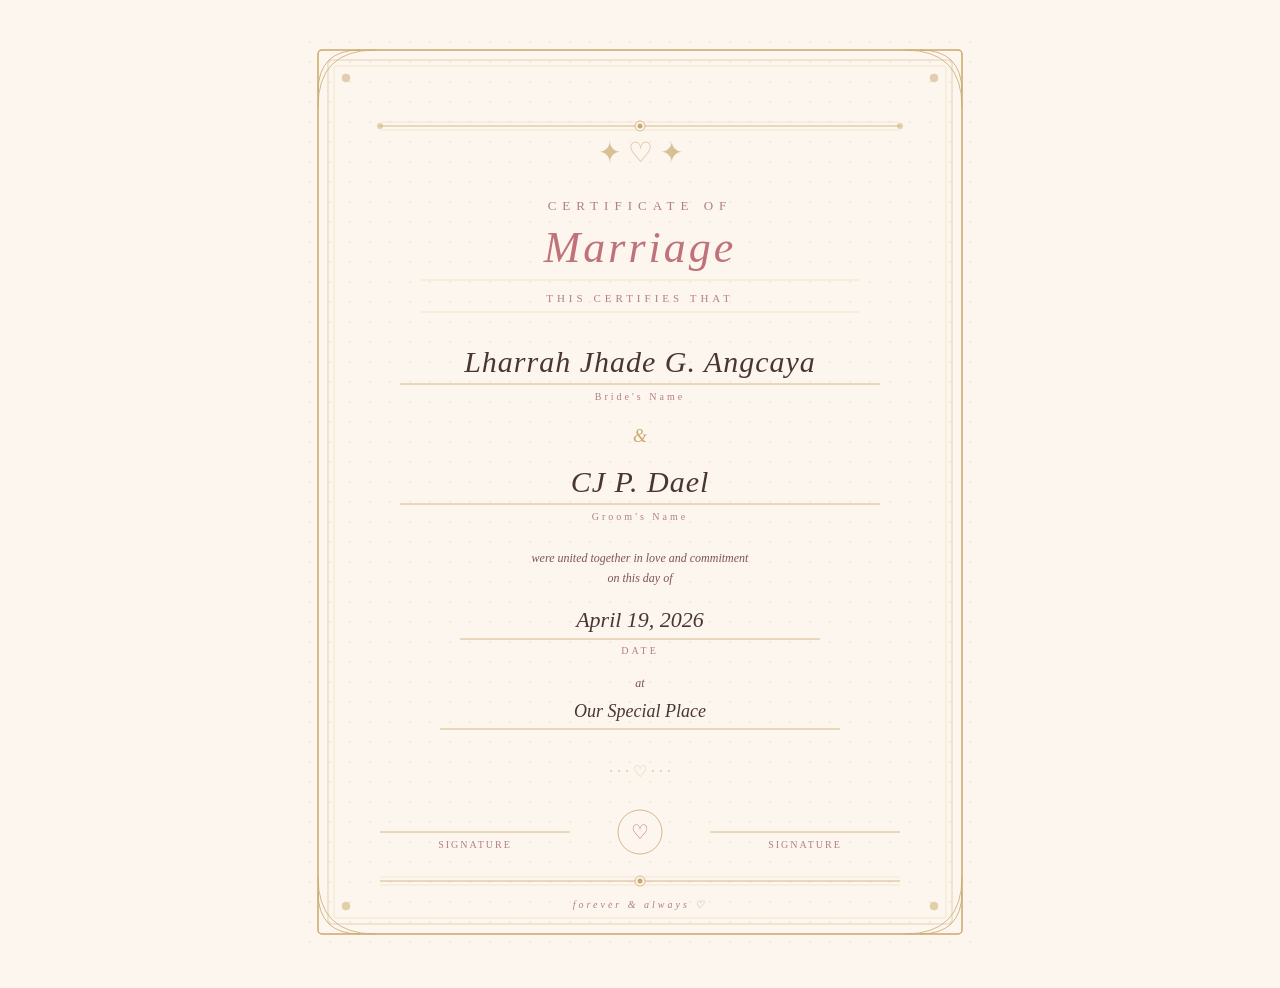
<file: certificate.html>
<!DOCTYPE html>
<html lang="en">
<head>
<meta charset="UTF-8">
<meta name="viewport" content="width=device-width, initial-scale=1.0">
<title>Our Marriage Certificate 💍</title>
<style>
  body {
    margin: 0;
    background: #fdf6ef;
    display: flex;
    align-items: center;
    justify-content: center;
    min-height: 100vh;
    padding: 2rem;
  }
  .cert-wrapper {
    max-width: 680px;
    width: 100%;
  }
</style>
</head>
<body>
<div class="cert-wrapper">
<svg width="100%" viewBox="0 0 680 920" role="img">
  <title>Marriage Certificate</title>
  <desc>A romantic marriage certificate with decorative borders, couple names, and signature lines</desc>

  <defs>
    <pattern id="dots" x="0" y="0" width="20" height="20" patternUnits="userSpaceOnUse">
      <circle cx="10" cy="10" r="1" fill="#c9a96e" opacity="0.18"/>
    </pattern>
  </defs>

  <!-- Background -->
  <rect x="0" y="0" width="680" height="920" fill="#fdf6ef"/>
  <rect x="0" y="0" width="680" height="920" fill="url(#dots)"/>

  <!-- Outer border -->
  <rect x="18" y="18" width="644" height="884" fill="none" stroke="#c9a96e" stroke-width="1.5" rx="4"/>
  <!-- Inner border -->
  <rect x="28" y="28" width="624" height="864" fill="none" stroke="#c9a96e" stroke-width="0.5" rx="3"/>
  <!-- Thin accent border -->
  <rect x="34" y="34" width="612" height="852" fill="none" stroke="#e8d4a8" stroke-width="0.5" rx="2"/>

  <!-- Corner ornaments top left -->
  <g stroke="#c9a96e" fill="none" stroke-width="0.8">
    <path d="M18 60 Q18 18 60 18"/>
    <path d="M18 75 Q18 18 75 18"/>
    <circle cx="46" cy="46" r="4" fill="#c9a96e" opacity="0.5"/>
  </g>
  <!-- Corner ornaments top right -->
  <g stroke="#c9a96e" fill="none" stroke-width="0.8">
    <path d="M662 60 Q662 18 620 18"/>
    <path d="M662 75 Q662 18 605 18"/>
    <circle cx="634" cy="46" r="4" fill="#c9a96e" opacity="0.5"/>
  </g>
  <!-- Corner ornaments bottom left -->
  <g stroke="#c9a96e" fill="none" stroke-width="0.8">
    <path d="M18 860 Q18 902 60 902"/>
    <path d="M18 845 Q18 902 75 902"/>
    <circle cx="46" cy="874" r="4" fill="#c9a96e" opacity="0.5"/>
  </g>
  <!-- Corner ornaments bottom right -->
  <g stroke="#c9a96e" fill="none" stroke-width="0.8">
    <path d="M662 860 Q662 902 620 902"/>
    <path d="M662 845 Q662 902 605 902"/>
    <circle cx="634" cy="874" r="4" fill="#c9a96e" opacity="0.5"/>
  </g>

  <!-- Top decorative divider -->
  <line x1="80" y1="90" x2="600" y2="90" stroke="#e8d4a8" stroke-width="0.5"/>
  <line x1="80" y1="94" x2="600" y2="94" stroke="#c9a96e" stroke-width="0.8"/>
  <line x1="80" y1="98" x2="600" y2="98" stroke="#e8d4a8" stroke-width="0.5"/>
  <circle cx="340" cy="94" r="5" fill="#fdf6ef" stroke="#c9a96e" stroke-width="0.8"/>
  <circle cx="340" cy="94" r="2.5" fill="#c9a96e"/>
  <circle cx="80" cy="94" r="3" fill="#c9a96e" opacity="0.5"/>
  <circle cx="600" cy="94" r="3" fill="#c9a96e" opacity="0.5"/>

  <!-- Crown decorative top -->
  <text x="340" y="130" text-anchor="middle" font-family="Georgia, serif" font-size="28" fill="#c9a96e" opacity="0.7">✦ ♡ ✦</text>

  <!-- Title -->
  <text x="340" y="178" text-anchor="middle" font-family="Georgia, serif" font-size="13" fill="#b08080" letter-spacing="6">CERTIFICATE OF</text>
  <text x="340" y="230" text-anchor="middle" font-family="Georgia, serif" font-size="44" font-weight="400" fill="#c0727a" letter-spacing="3" font-style="italic">Marriage</text>

  <!-- Subtitle line -->
  <line x1="120" y1="248" x2="560" y2="248" stroke="#e8d4a8" stroke-width="0.5"/>
  <text x="340" y="270" text-anchor="middle" font-family="Georgia, serif" font-size="11" fill="#b08080" letter-spacing="4">THIS CERTIFIES THAT</text>
  <line x1="120" y1="280" x2="560" y2="280" stroke="#e8d4a8" stroke-width="0.5"/>

  <!-- Name 1 -->
  <text x="340" y="340" text-anchor="middle" font-family="Georgia, serif" font-size="30" font-style="italic" fill="#4a3535" letter-spacing="1">Lharrah Jhade G. Angcaya</text>
  <line x1="100" y1="352" x2="580" y2="352" stroke="#c9a96e" stroke-width="0.8"/>
  <text x="340" y="368" text-anchor="middle" font-family="Georgia, serif" font-size="10" fill="#b08080" letter-spacing="3">Bride's Name</text>

  <!-- And -->
  <text x="340" y="410" text-anchor="middle" font-family="Georgia, serif" font-size="18" font-style="italic" fill="#c9a96e">&amp;</text>

  <!-- Name 2 -->
  <text x="340" y="460" text-anchor="middle" font-family="Georgia, serif" font-size="30" font-style="italic" fill="#4a3535" letter-spacing="1">CJ P. Dael</text>
  <line x1="100" y1="472" x2="580" y2="472" stroke="#c9a96e" stroke-width="0.8"/>
  <text x="340" y="488" text-anchor="middle" font-family="Georgia, serif" font-size="10" fill="#b08080" letter-spacing="3">Groom's Name</text>

  <!-- Body text -->
  <text x="340" y="530" text-anchor="middle" font-family="Georgia, serif" font-size="12" fill="#7a5555" font-style="italic">were united together in love and commitment</text>
  <text x="340" y="550" text-anchor="middle" font-family="Georgia, serif" font-size="12" fill="#7a5555" font-style="italic">on this day of</text>

  <!-- Date line -->
  <text x="340" y="595" text-anchor="middle" font-family="Georgia, serif" font-size="22" font-style="italic" fill="#4a3535">April 19, 2026</text>
  <line x1="160" y1="607" x2="520" y2="607" stroke="#c9a96e" stroke-width="0.8"/>
  <text x="340" y="622" text-anchor="middle" font-family="Georgia, serif" font-size="10" fill="#b08080" letter-spacing="3">DATE</text>

  <!-- Venue -->
  <text x="340" y="655" text-anchor="middle" font-family="Georgia, serif" font-size="12" fill="#7a5555" font-style="italic">at</text>
  <text x="340" y="685" text-anchor="middle" font-family="Georgia, serif" font-size="18" font-style="italic" fill="#4a3535">Our Special Place</text>
  <line x1="140" y1="697" x2="540" y2="697" stroke="#c9a96e" stroke-width="0.8"/>
  <text x="340" y="712" text-anchor="middle" font-family="Georgia, serif" font-size="10" fill="#b08080" letter-spacing="3"></text>

  <!-- Decorative center divider -->
  <text x="340" y="745" text-anchor="middle" font-family="Georgia, serif" font-size="16" fill="#c9a96e" opacity="0.6">· · · ♡ · · ·</text>

  <!-- Signature section -->
  <line x1="80" y1="800" x2="270" y2="800" stroke="#c9a96e" stroke-width="0.8"/>
  <text x="175" y="816" text-anchor="middle" font-family="Georgia, serif" font-size="10" fill="#b08080" letter-spacing="2">SIGNATURE</text>

  <line x1="410" y1="800" x2="600" y2="800" stroke="#c9a96e" stroke-width="0.8"/>
  <text x="505" y="816" text-anchor="middle" font-family="Georgia, serif" font-size="10" fill="#b08080" letter-spacing="2">SIGNATURE</text>

  <!-- Heart seal center -->
  <circle cx="340" cy="800" r="22" fill="#fdf6ef" stroke="#c9a96e" stroke-width="0.8"/>
  <text x="340" y="807" text-anchor="middle" font-family="Georgia, serif" font-size="20" fill="#c0727a">♡</text>

  <!-- Bottom decorative divider -->
  <line x1="80" y1="845" x2="600" y2="845" stroke="#e8d4a8" stroke-width="0.5"/>
  <line x1="80" y1="849" x2="600" y2="849" stroke="#c9a96e" stroke-width="0.8"/>
  <line x1="80" y1="853" x2="600" y2="853" stroke="#e8d4a8" stroke-width="0.5"/>
  <circle cx="340" cy="849" r="5" fill="#fdf6ef" stroke="#c9a96e" stroke-width="0.8"/>
  <circle cx="340" cy="849" r="2.5" fill="#c9a96e"/>

  <!-- Bottom text -->
  <text x="340" y="876" text-anchor="middle" font-family="Georgia, serif" font-size="10" fill="#b08080" letter-spacing="3" font-style="italic">forever &amp; always  ♡</text>
</svg>
</div>
</body>
</html>
</file>
